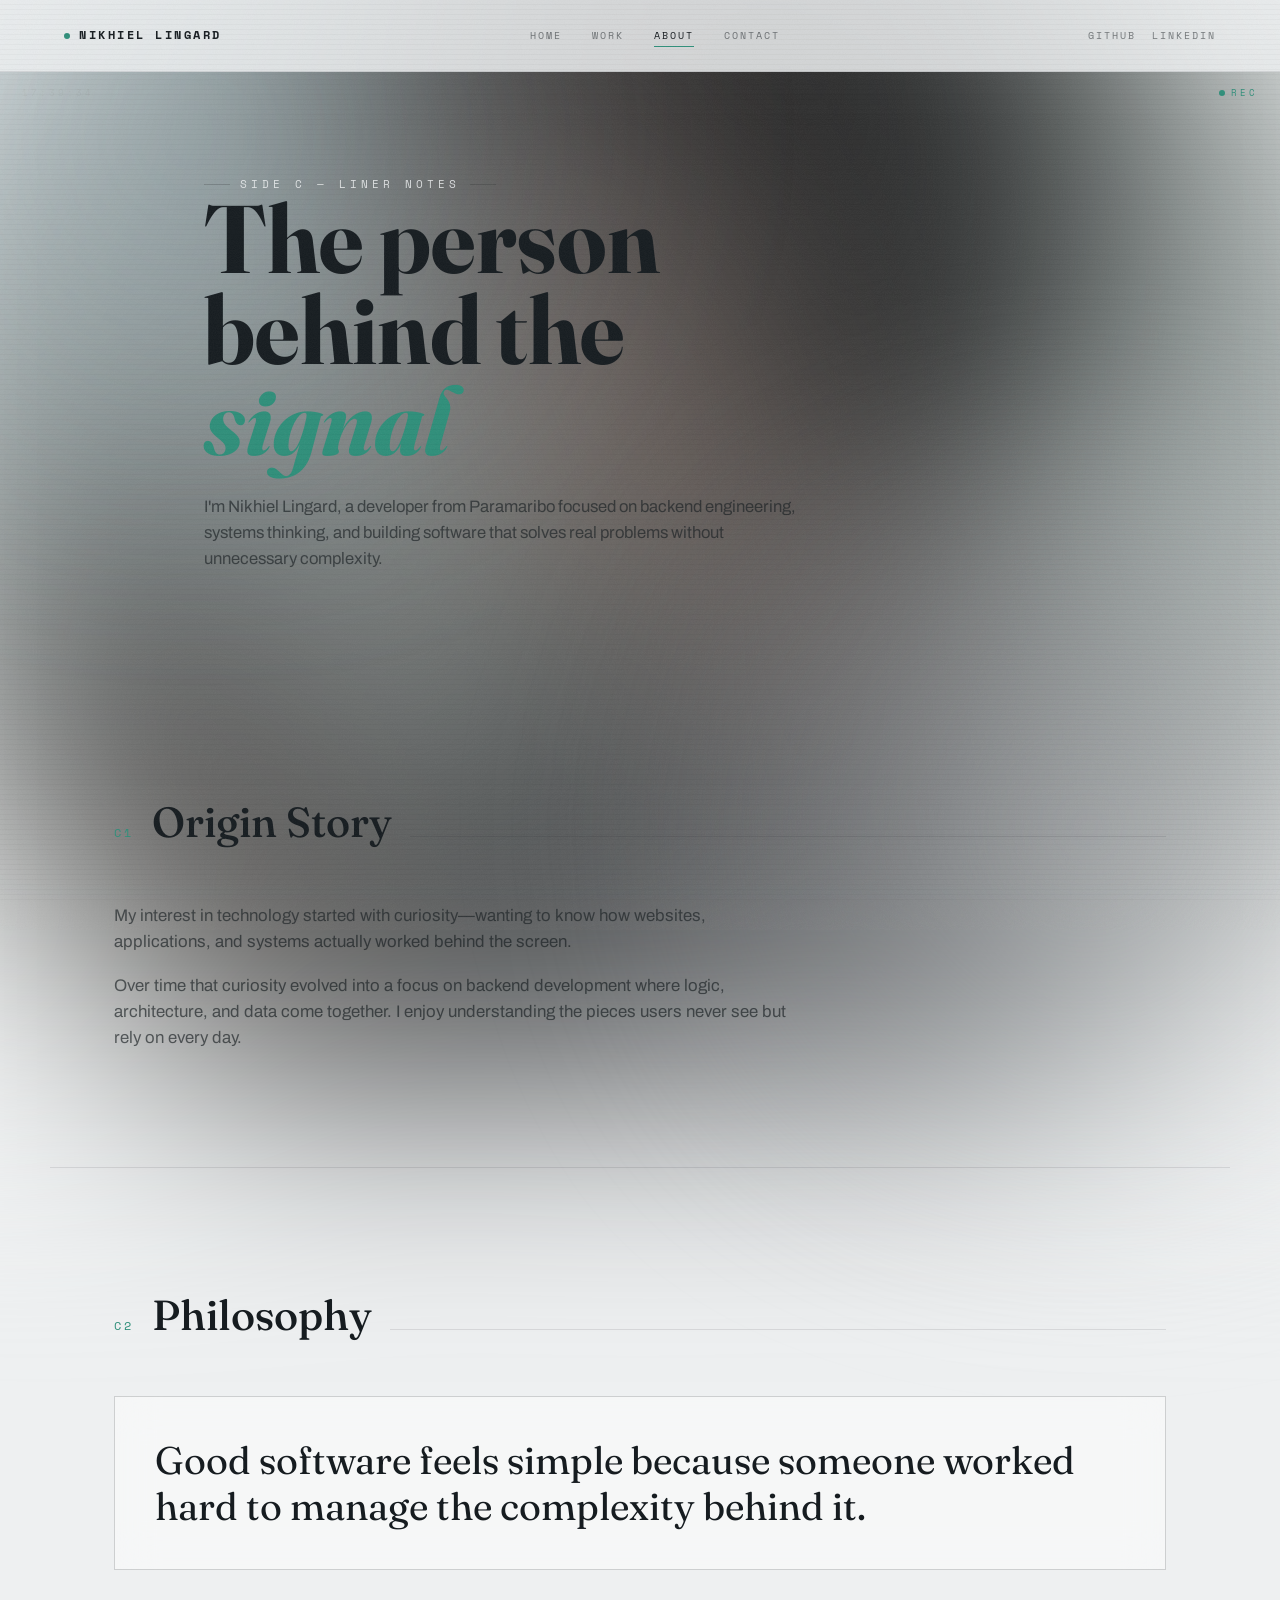
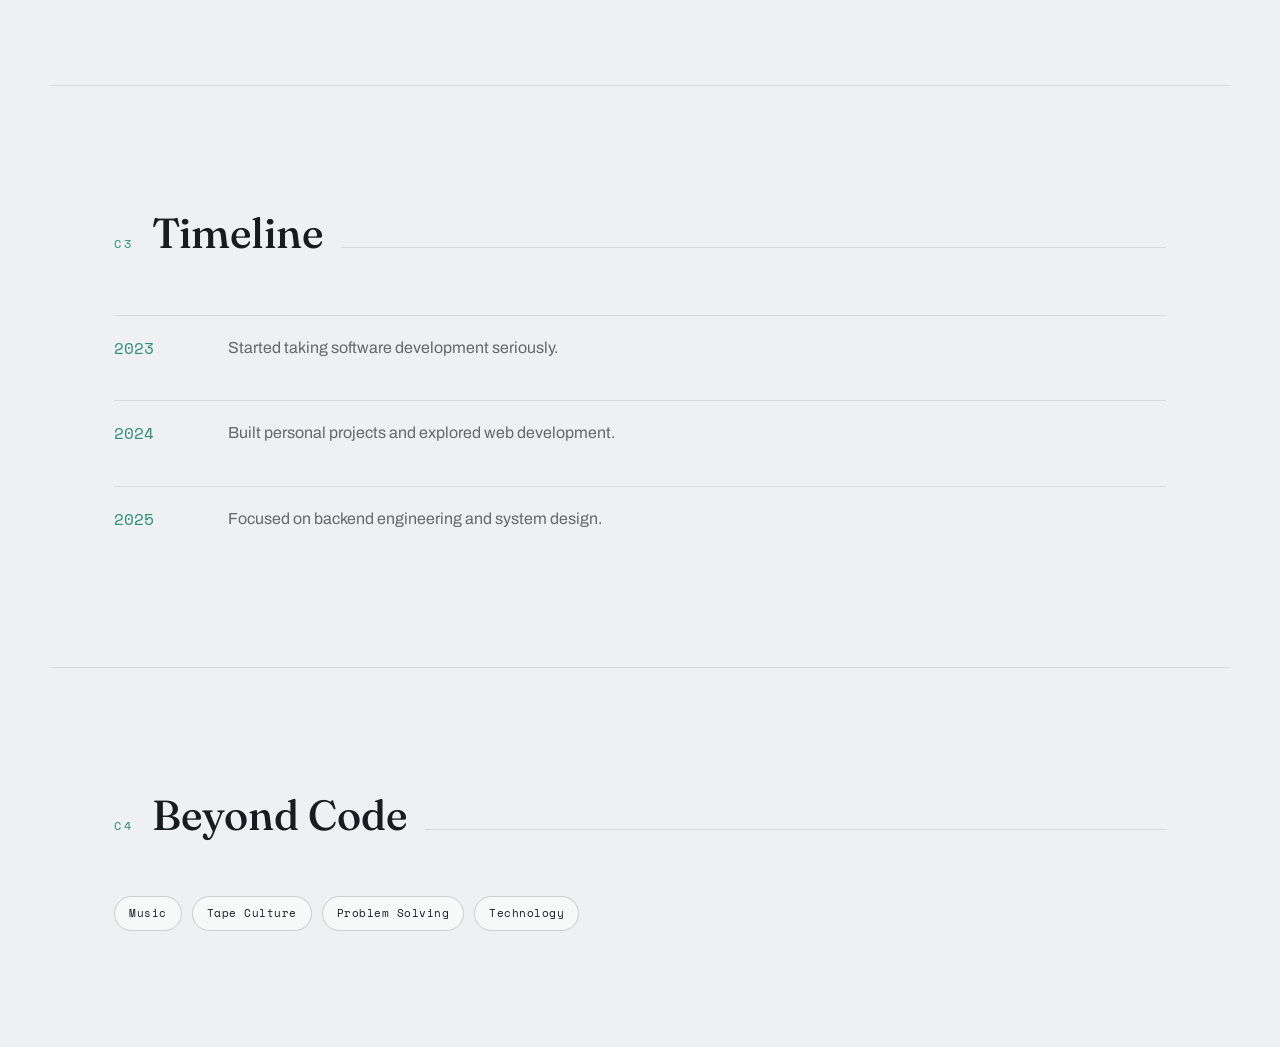
<file: about.html>
<!DOCTYPE html>
<html lang="en">
<head>
  <meta charset="UTF-8">
  <meta name="viewport" content="width=device-width, initial-scale=1.0">
  <title>About — Nikhiel Lingard</title>

  <link rel="preconnect" href="https://fonts.googleapis.com">
  <link rel="preconnect" href="https://fonts.gstatic.com" crossorigin>

  <link href="https://fonts.googleapis.com/css2?family=Fraunces:ital,opsz,wght@0,9..144,350;0,9..144,480;0,9..144,560;1,9..144,400&family=Archivo:wght@400;500;600&family=Space+Mono:wght@400;700&display=swap" rel="stylesheet">
  <link rel="icon" type="image/png" href="./img/favicon.png">
  <link rel="icon" href="./img/favicon.ico" sizes="any">
  <link rel="apple-touch-icon" href="./img/favicon.png">
  <link rel="stylesheet" href="./css/main.css">
  <link rel="stylesheet" href="./css/about.css">
</head>
<body>

  <div class="bg"></div>
  <div class="mist"></div>
  <div class="grain"></div>
  <div class="scanlines"></div>

  <header class="top-panel" id="top-panel">
    <a href="./index.html" class="wordmark" aria-label="Go to homepage">
  <span class="dot"></span>
  Nikhiel Lingard
</a>

    <nav class="links">
      <a href="./index.html">Home</a>
      <a href="./work.html">Work</a>
      <a href="./about.html" class="active">About</a>
      <a href="./contact.html">Contact</a>
    </nav>

    <div class="socials">
      <a href="https://github.com/Nikhcodes/" target="_blank" rel="noopener">GitHub</a>
      <a href="https://www.linkedin.com/in/nikhiel-lingard/" target="_blank" rel="noopener">LinkedIn</a>
    </div>

    <button class="nav-toggle" id="nav-toggle">
      <span></span>
      <span></span>
    </button>
  </header>

  <main>

    <section class="about-hero">
      <p class="hero-eyebrow">Side C — Liner Notes</p>

      <h1 class="about-title">
        The person behind the <em>signal</em>
      </h1>

      <p class="about-intro">
        I'm Nikhiel Lingard, a developer from Paramaribo focused on backend
        engineering, systems thinking, and building software that solves real
        problems without unnecessary complexity.
      </p>
    </section>

    <section class="reel-section reveal">
      <div class="reel-head">
        <span class="reel-num">C1</span>
        <h2 class="reel-title">Origin Story</h2>
        <span class="rule"></span>
      </div>

      <div class="about-copy">
        <p>
          My interest in technology started with curiosity—wanting to know
          how websites, applications, and systems actually worked behind
          the screen.
        </p>

        <p>
          Over time that curiosity evolved into a focus on backend
          development where logic, architecture, and data come together.
          I enjoy understanding the pieces users never see but rely on
          every day.
        </p>
      </div>
    </section>

    <section class="reel-section reveal">
      <div class="reel-head">
        <span class="reel-num">C2</span>
        <h2 class="reel-title">Philosophy</h2>
        <span class="rule"></span>
      </div>

      <div class="quote-panel">
        <p>
          Good software feels simple because someone worked hard to
          manage the complexity behind it.
        </p>
      </div>
    </section>

    <section class="reel-section reveal">
      <div class="reel-head">
        <span class="reel-num">C3</span>
        <h2 class="reel-title">Timeline</h2>
        <span class="rule"></span>
      </div>

      <div class="timeline">

        <div class="timeline-item">
          <span>2023</span>
          <p>Started taking software development seriously.</p>
        </div>

        <div class="timeline-item">
          <span>2024</span>
          <p>Built personal projects and explored web development.</p>
        </div>

        <div class="timeline-item">
          <span>2025</span>
          <p>Focused on backend engineering and system design.</p>
        </div>

      </div>
    </section>

    <section class="reel-section reveal">
      <div class="reel-head">
        <span class="reel-num">C4</span>
        <h2 class="reel-title">Beyond Code</h2>
        <span class="rule"></span>
      </div>

      <div class="chip-row">
        <span class="chip">Music</span>
        <span class="chip">Tape Culture</span>
        <span class="chip">Problem Solving</span>
        <span class="chip">Technology</span>
      </div>
    </section>

  </main>

  <script src="./js/main.js"></script>
  <script src="./js/about.js"></script>

</body>
</html>
</file>
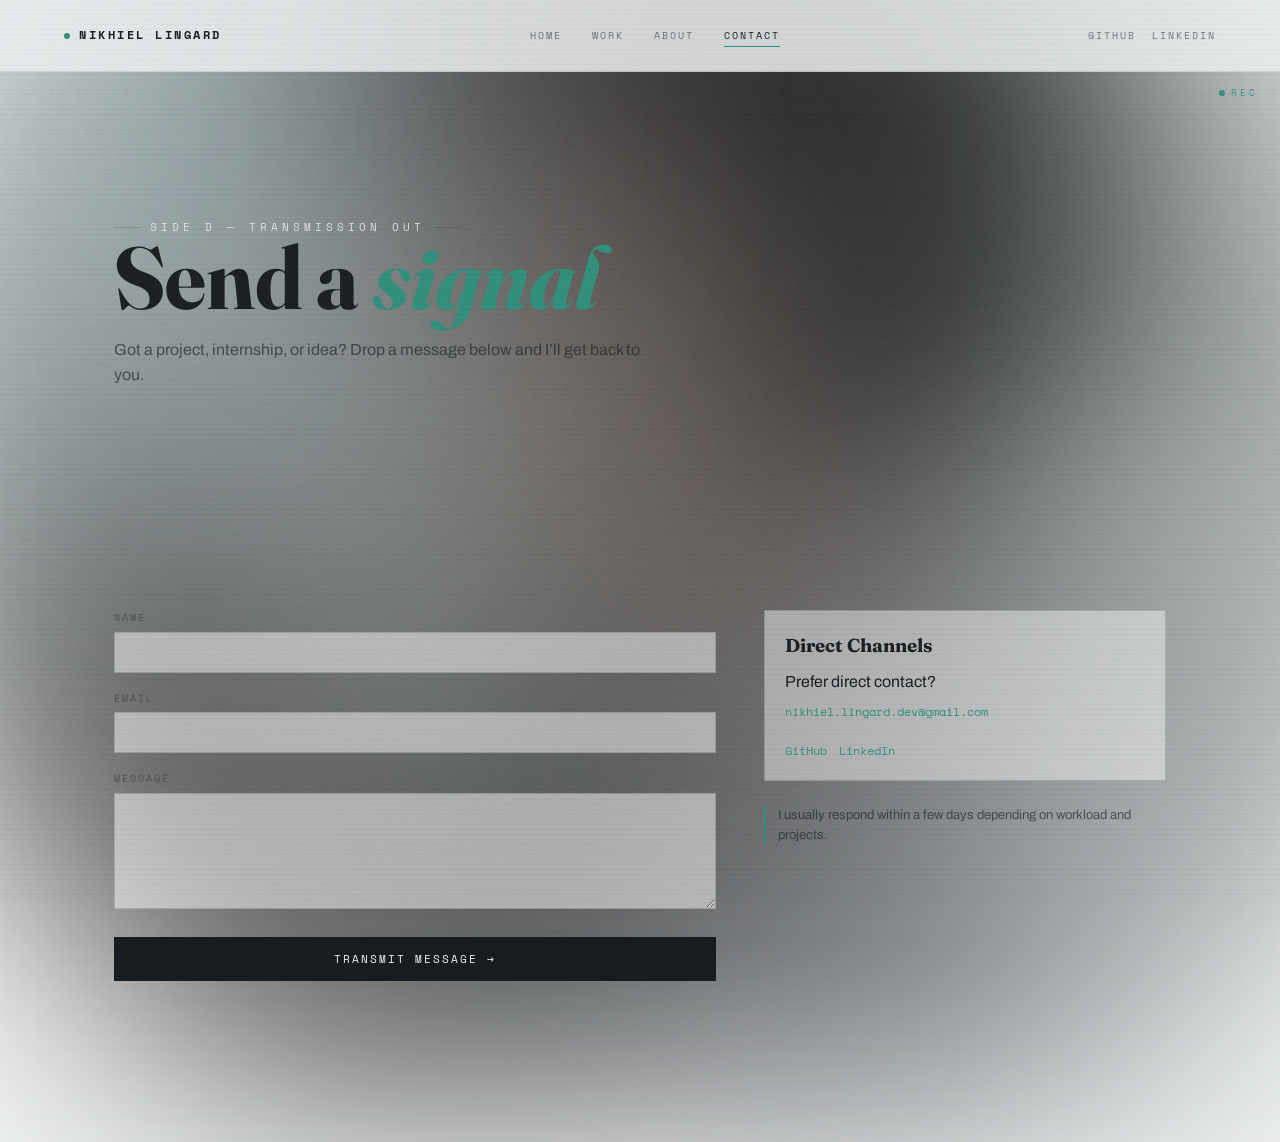
<file: contact.html>
<!DOCTYPE html>
<html lang="en">
<head>
  <meta charset="UTF-8" />
  <meta name="viewport" content="width=device-width, initial-scale=1.0"/>
  <title>Contact — Nikhiel Lingard</title>

  <link rel="preconnect" href="https://fonts.googleapis.com">
  <link rel="preconnect" href="https://fonts.gstatic.com" crossorigin>

  <link href="https://fonts.googleapis.com/css2?family=Fraunces:ital,opsz,wght@0,9..144,350;0,9..144,480;0,9..144,560;1,9..144,400&family=Archivo:wght@400;500;600&family=Space+Mono:wght@400;700&display=swap" rel="stylesheet">
  <link rel="icon" type="image/png" href="./img/favicon.png">
  <link rel="icon" href="./img/favicon.ico" sizes="any">
  <link rel="apple-touch-icon" href="./img/favicon.png">

  <link rel="stylesheet" href="./css/main.css">
  <link rel="stylesheet" href="./css/contact.css">
</head>

<body>

  <div class="bg"></div>
  <div class="mist"></div>
  <div class="grain"></div>
  <div class="scanlines"></div>

  <!-- NAV -->
  <header class="top-panel" id="top-panel">
    <a href="./index.html" class="wordmark" aria-label="Go to homepage">
  <span class="dot"></span>
  Nikhiel Lingard
</a>

    <nav class="links">
      <a href="./index.html">Home</a>
      <a href="./work.html">Work</a>
      <a href="./about.html">About</a>
      <a href="./contact.html" class="active">Contact</a>
    </nav>

    <div class="socials">
      <a href="https://github.com/Nikhcodes/" target="_blank" rel="noopener">GitHub</a>
      <a href="https://www.linkedin.com/in/nikhiel-lingard/" target="_blank" rel="noopener">LinkedIn</a>
    </div>

    <button class="nav-toggle" id="nav-toggle">
      <span></span><span></span>
    </button>
  </header>

  <main>

    <!-- HERO -->
    <section class="contact-hero">
      <p class="hero-eyebrow">Side D — Transmission Out</p>
      <h1 class="contact-title">Send a <em>signal</em></h1>
      <p class="contact-sub">
        Got a project, internship, or idea? Drop a message below and I’ll get back to you.
      </p>
    </section>

    <!-- FORM -->
    <section class="reel-section reveal">

      <div class="contact-grid">

        <form class="contact-form" id="contact-form">
          <label>
            Name
            <input type="text" name="name" required />
          </label>

          <label>
            Email
            <input type="email" name="email" required />
          </label>

          <label>
            Message
            <textarea name="message" rows="6" required></textarea>
          </label>

          <button type="submit">Transmit Message →</button>

          <p class="form-status" id="form-status"></p>
        </form>

        <div class="contact-side">
          <div class="contact-card">
            <h3>Direct Channels</h3>
            <p>Prefer direct contact?</p>

            <a href="mailto:nikhiel.lingard.dev@gmail.com">nikhiel.lingard.dev@gmail.com</a>

            <div class="contact-links">
              <a href="https://github.com/Nikhcodes/" target="_blank">GitHub</a>
              <a href="https://www.linkedin.com/in/nikhiel-lingard/" target="_blank">LinkedIn</a>
            </div>
          </div>

          <div class="contact-note">
            <p>
              I usually respond within a few days depending on workload and projects.
            </p>
          </div>
        </div>

      </div>

    </section>

  </main>

  <script src="./js/main.js"></script>
  <script src="./js/contact.js"></script>

</body>
</html>
</file>
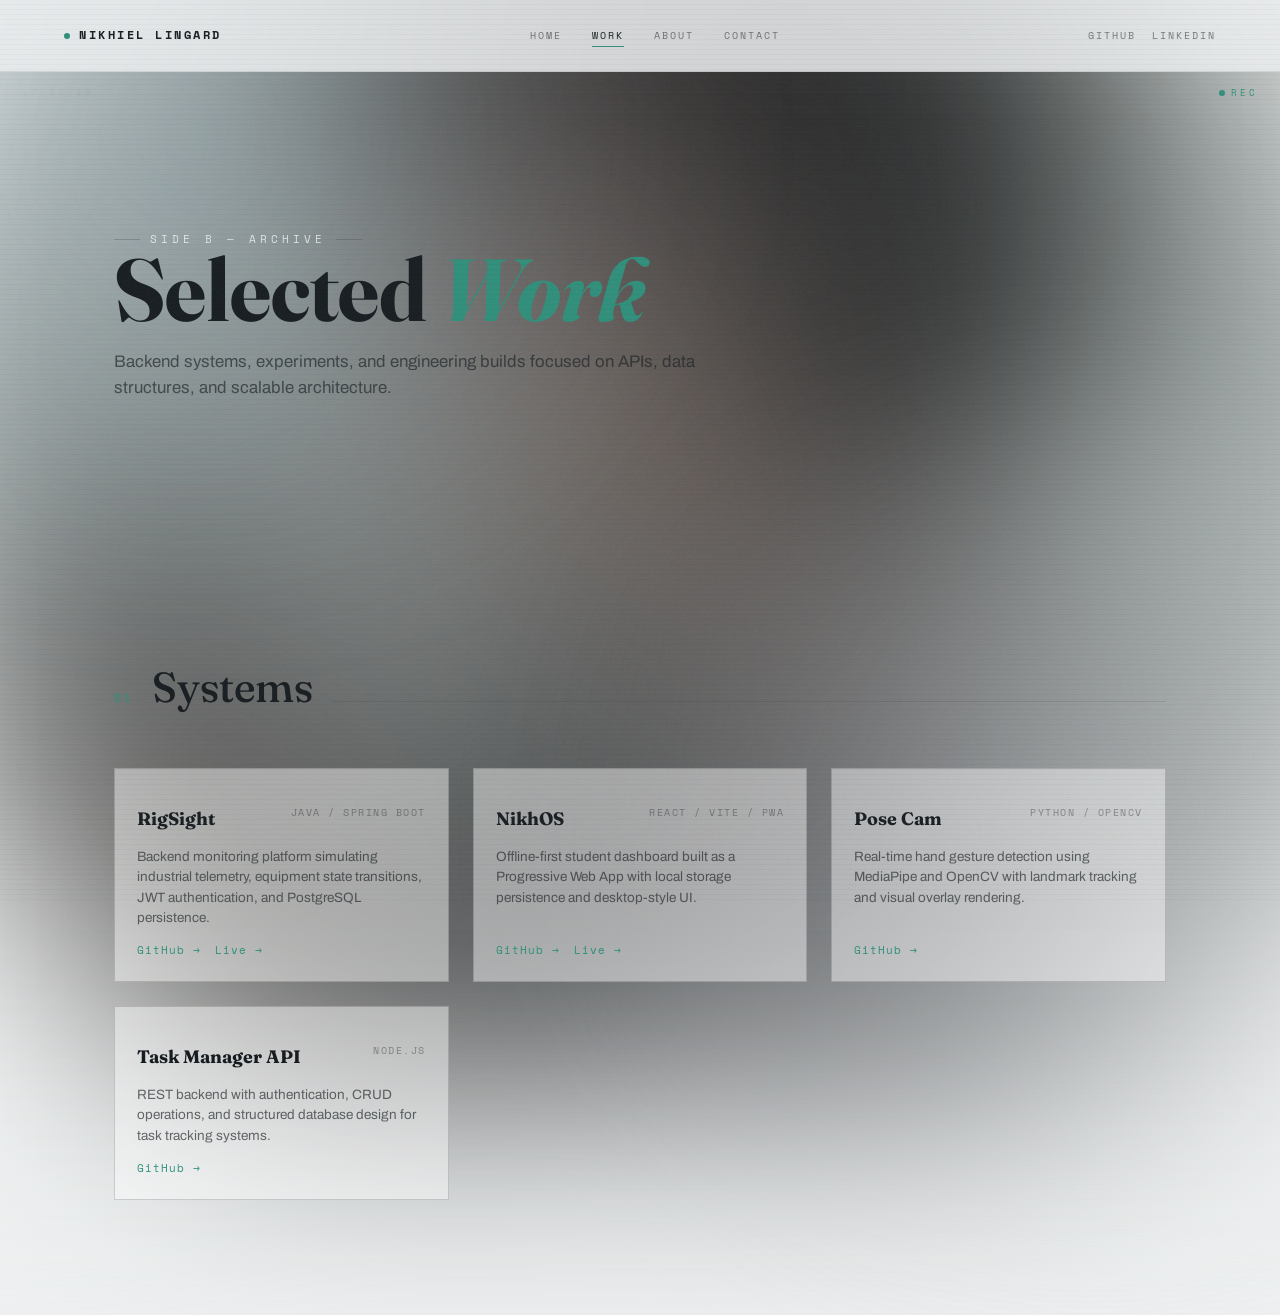
<file: work.html>
<!DOCTYPE html>
<html lang="en">
<head>
  <meta charset="UTF-8" />
  <meta name="viewport" content="width=device-width, initial-scale=1.0"/>
  <title>Work — Nikhiel Lingard</title>

  <link rel="preconnect" href="https://fonts.googleapis.com">
  <link rel="preconnect" href="https://fonts.gstatic.com" crossorigin>

  <link href="https://fonts.googleapis.com/css2?family=Fraunces:ital,opsz,wght@0,9..144,350;0,9..144,480;0,9..144,560;1,9..144,400&family=Archivo:wght@400;500;600&family=Space+Mono:wght@400;700&display=swap" rel="stylesheet">

  <link rel="icon" type="image/png" href="./img/favicon.png">
  <link rel="icon" href="./img/favicon.ico" sizes="any">
  <link rel="apple-touch-icon" href="./img/favicon.png">

  <link rel="stylesheet" href="./css/main.css">
  <link rel="stylesheet" href="./css/work.css">
</head>

<body>

  <div class="bg"></div>
  <div class="mist"></div>
  <div class="grain"></div>
  <div class="scanlines"></div>

  <!-- NAV (same as index) -->
  <header class="top-panel" id="top-panel">
    <a href="./index.html" class="wordmark">
      <span class="dot"></span>
      Nikhiel Lingard
    </a>

    <nav class="links">
      <a href="./index.html">Home</a>
      <a href="./work.html" class="active">Work</a>
      <a href="./about.html">About</a>
      <a href="./contact.html">Contact</a>
    </nav>

    <div class="socials">
      <a href="https://github.com/Nikhcodes/" target="_blank" rel="noopener">GitHub</a>
      <a href="https://www.linkedin.com/in/nikhiel-lingard/" target="_blank" rel="noopener">LinkedIn</a>
    </div>

    <button class="nav-toggle" id="nav-toggle">
      <span></span><span></span>
    </button>
  </header>

  <main>

    <!-- HERO -->
    <section class="work-hero">
      <p class="hero-eyebrow">Side B — Archive</p>

      <h1 class="work-title">Selected <em>Work</em></h1>

      <p class="work-sub">
        Backend systems, experiments, and engineering builds focused on APIs,
        data structures, and scalable architecture.
      </p>
    </section>

    <!-- PROJECTS -->
    <section class="reel-section reveal">

      <div class="reel-head">
        <span class="reel-num">B1</span>
        <h2 class="reel-title">Systems</h2>
        <span class="rule"></span>
      </div>

      <div class="work-grid">

        <!-- PROJECT 1 -->
        <article class="work-card">
          <div class="work-thumb"></div>

          <div class="work-top">
            <h3>RigSight</h3>
            <span>Java / Spring Boot</span>
          </div>

          <p>
            Backend monitoring platform simulating industrial telemetry,
            equipment state transitions, JWT authentication, and PostgreSQL persistence.
          </p>

          <div class="work-links">
            <a href="https://github.com/Nikhcodes">GitHub →</a>
            <a href="#">Live →</a>
          </div>
        </article>

        <!-- PROJECT 2 -->
        <article class="work-card">
          <div class="work-thumb"></div>

          <div class="work-top">
            <h3>NikhOS</h3>
            <span>React / Vite / PWA</span>
          </div>

          <p>
            Offline-first student dashboard built as a Progressive Web App with
            local storage persistence and desktop-style UI.
          </p>

          <div class="work-links">
            <a href="https://github.com/Nikhcodes">GitHub →</a>
            <a href="#">Live →</a>
          </div>
        </article>

        <!-- PROJECT 3 -->
        <article class="work-card">
          <div class="work-thumb"></div>

          <div class="work-top">
            <h3>Pose Cam</h3>
            <span>Python / OpenCV</span>
          </div>

          <p>
            Real-time hand gesture detection using MediaPipe and OpenCV with
            landmark tracking and visual overlay rendering.
          </p>

          <div class="work-links">
            <a href="https://github.com/Nikhcodes">GitHub →</a>
          </div>
        </article>

        <!-- PROJECT 4 -->
        <article class="work-card">
          <div class="work-thumb"></div>

          <div class="work-top">
            <h3>Task Manager API</h3>
            <span>Node.js</span>
          </div>

          <p>
            REST backend with authentication, CRUD operations, and structured
            database design for task tracking systems.
          </p>

          <div class="work-links">
            <a href="https://github.com/Nikhcodes">GitHub →</a>
          </div>
        </article>

      </div>
    </section>

  </main>

  <script src="./js/main.js"></script>
</body>
</html>
</file>
<file: css/main.css>
/* ============================================================
   NIKHIEL LINGARD — PORTFOLIO
   "Field Recordings" — a mixtape cut in the mountain fog.
   This file is the shared design system: tokens, base elements,
   nav, hero, and footer. about.css / work.css / contact.css
   build on top of this and only hold page-specific rules.
   ============================================================ */

/* ── 1. RESET ───────────────────────────────────────────── */
*, *::before, *::after {
  margin: 0;
  padding: 0;
  box-sizing: border-box;
}

html {
  scroll-behavior: smooth;
}

@media (prefers-reduced-motion: reduce) {
  html { scroll-behavior: auto; }
  *, *::before, *::after {
    animation-duration: 0.01ms !important;
    animation-iteration-count: 1 !important;
    transition-duration: 0.01ms !important;
    scroll-behavior: auto !important;
  }
}

/* ── 2. DESIGN TOKENS ───────────────────────────────────── */
:root {
  /* color — cool fog paper, slate ink, misty haze, one warm accent */
  --paper:       #EEF0F1;
  --paper-deep:  #E3E7E9;
  --paper-glass: rgba(238, 240, 241, 0.86);
  --ink:         #161C20;
  --ink-soft:    rgba(22, 28, 32, 0.64);
  --ink-faint:   rgba(22, 28, 32, 0.40);
  --fog:         #B7C4CC;
  --haze:        #8FB0C9;
  --haze-soft:   rgba(143, 176, 201, 0.20);
  --tape:        #2F8F7A;
  --tape-soft:   rgba(177, 80, 47, 0.14);
  --line:        rgba(22, 28, 32, 0.10);
  --line-strong: rgba(22, 28, 32, 0.18);
  --ink-inverse:     #F7FAFC;
  --ink-inverse-soft:#DCE6EE;
  --ink-inverse-faint:#B8C6D3;

  /* type */
  --f-display: 'Fraunces', 'Georgia', serif;
  --f-body:    'Archivo', 'Helvetica Neue', sans-serif;
  --f-mono:    'Space Mono', 'Courier New', monospace;

  /* layout */
  --gutter:     clamp(20px, 5vw, 64px);
  --section-y:  clamp(56px, 9vw, 116px);
  --nav-h:      72px;
  --content-w:  1180px;
}

/* ── 3. BASE ─────────────────────────────────────────────── */
body {
  font-family: var(--f-body);
  color: var(--ink);
  background: var(--paper);
  overflow-x: hidden;
  line-height: 1.55;
  -webkit-font-smoothing: antialiased;
}

img { max-width: 100%; display: block; }
a { color: inherit; text-decoration: none; }

::selection { background: var(--haze); color: var(--ink); }

a:focus-visible,
button:focus-visible,
input:focus-visible,
textarea:focus-visible {
  outline: 2px solid var(--tape);
  outline-offset: 3px;
}

/* ── 4. ATMOSPHERE (grain / scanlines / mist / backdrop) ──── */
.grain {
  position: fixed;
  inset: -30px;
  z-index: 200;
  pointer-events: none;
  opacity: 0.06;
  background-image: url("data:image/svg+xml,<svg xmlns='http://www.w3.org/2000/svg' width='200' height='200'><filter id='n'><feTurbulence type='fractalNoise' baseFrequency='0.88' numOctaves='4' stitchTiles='stitch'/><feColorMatrix type='saturate' values='0'/></filter><rect width='100%25' height='100%25' filter='url(%23n)'/></svg>");
  background-size: 180px 180px;
  animation: grain-shift 0.3s steps(4) infinite;
}

@keyframes grain-shift {
  0%   { transform: translate(0px, 0px); }
  25%  { transform: translate(-9px, 7px); }
  50%  { transform: translate(7px, -9px); }
  75%  { transform: translate(-5px, 11px); }
}

.scanlines {
  position: fixed;
  inset: 0;
  z-index: 199;
  pointer-events: none;
  background: repeating-linear-gradient(
    to bottom,
    transparent 0px, transparent 4px,
    rgba(0, 0, 0, 0.022) 4px, rgba(0, 0, 0, 0.022) 5px
  );
}

.bg {
  position: fixed;
  inset: 0;
  z-index: 0;
  background: url("../img/hero.jpg");
  background-size: cover;
  background-position: center;
  filter: blur(90px) brightness(1.08) saturate(0.12);
  transform: scale(1.4);
}

/* drifting cloud layers — the "cloudy mountain" signature, CSS-only */
.mist {
  position: fixed;
  inset: -20%;
  z-index: 1;
  pointer-events: none;
}

.mist::before,
.mist::after {
  content: "";
  position: absolute;
  width: 70%;
  height: 70%;
  border-radius: 50%;
  filter: blur(70px);
}

.mist::before {
  top: -10%;
  left: -10%;
  background: radial-gradient(circle, var(--haze-soft) 0%, transparent 70%);
  animation: drift-a 38s ease-in-out infinite alternate;
}

.mist::after {
  bottom: -15%;
  right: -10%;
  background: radial-gradient(circle, rgba(238, 240, 241, 0.5) 0%, transparent 70%);
  animation: drift-b 46s ease-in-out infinite alternate;
}

@keyframes drift-a {
  0%   { transform: translate(0, 0) scale(1); }
  100% { transform: translate(6%, 4%) scale(1.08); }
}

@keyframes drift-b {
  0%   { transform: translate(0, 0) scale(1); }
  100% { transform: translate(-5%, -6%) scale(1.05); }
}

/* ── 5. NAV ──────────────────────────────────────────────── */
.top-panel {
  position: fixed;
  top: 0; left: 0;
  width: 100%;
  height: var(--nav-h);
  display: flex;
  justify-content: space-between;
  align-items: center;
  padding: 0 var(--gutter);
  background: var(--paper-glass);
  backdrop-filter: blur(20px) saturate(1.1);
  border-bottom: 1px solid var(--line);
  z-index: 100;
}

.top-panel .wordmark {
  font-family: var(--f-mono);
  font-weight: 700;
  font-size: 12px;
  letter-spacing: 2.5px;
  text-transform: uppercase;
  display: flex;
  align-items: center;
  gap: 9px;
}

.top-panel .wordmark .dot {
  width: 6px;
  height: 6px;
  border-radius: 50%;
  background: var(--tape);
  flex-shrink: 0;
}

.top-panel nav.links {
  display: flex;
  gap: 30px;
}

.top-panel .socials {
  display: flex;
  gap: 16px;
}

.top-panel .links a,
.top-panel .socials a {
  font-family: var(--f-mono);
  font-size: 10px;
  letter-spacing: 2px;
  text-transform: uppercase;
  opacity: 0.55;
  transition: opacity 0.2s ease;
  position: relative;
}

.top-panel .links a::after {
  content: "";
  position: absolute;
  left: 0; bottom: -4px;
  width: 100%; height: 1px;
  background: var(--tape);
  transform: scaleX(0);
  transform-origin: left;
  transition: transform 0.25s ease;
}

.top-panel .links a:hover,
.top-panel .links a.active,
.top-panel .socials a:hover {
  opacity: 1;
}

.top-panel .links a:hover::after,
.top-panel .links a.active::after {
  transform: scaleX(1);
}

.nav-toggle {
  display: none;
  width: 34px; height: 34px;
  background: none;
  border: none;
  cursor: pointer;
  position: relative;
  z-index: 101;
}

.nav-toggle span {
  position: absolute;
  left: 6px; right: 6px;
  height: 1px;
  background: var(--ink);
  transition: transform 0.25s ease, opacity 0.25s ease;
}

.nav-toggle span:nth-child(1) { top: 13px; }
.nav-toggle span:nth-child(2) { top: 20px; }

.nav-toggle.open span:nth-child(1) { transform: translateY(7px) rotate(45deg); }
.nav-toggle.open span:nth-child(2) { transform: translateY(-7px) rotate(-45deg); }

/* ── 6. HERO ─────────────────────────────────────────────── */
.hero {
  position: relative;
  z-index: 5;
  min-height: 100svh;
  display: flex;
  flex-direction: column;
  align-items: center;
  justify-content: center;
  gap: clamp(20px, 3vw, 34px);
  padding: calc(var(--nav-h) + 40px) var(--gutter) 60px;
  text-align: center;
}

.hero-eyebrow {
  font-family: var(--f-mono);
  font-size: 11px;
  letter-spacing: 4px;
  text-transform: uppercase;
  color: var(--paper-glass);
  display: flex;
  align-items: center;
  gap: 10px;
}

.hero-eyebrow::before,
.hero-eyebrow::after {
  content: "";
  width: 26px;
  height: 1px;
  background: var(--line-strong);
}

.hero-title {
  font-family: var(--f-display);
  font-weight: 480;
  font-size: clamp(40px, 8vw, 92px);
  line-height: 0.98;
  letter-spacing: -0.01em;
}

.hero-title em {
  font-style: italic;
  font-weight: 350;
  color: var(--tape);
}

/* portrait stage */
.hero-stage {
  position: relative;
  display: flex;
  align-items: center;
  justify-content: center;
  gap: clamp(10px, 3vw, 26px);
}

.hero-frame {
  width: clamp(200px, 34vw, 400px);
  height: clamp(200px, 34vw, 400px);
  background: rgba(255, 255, 255, 0.92);
  backdrop-filter: blur(40px) saturate(0.6);
  border-radius: 50%;
  border: 1px solid var(--line-strong);
  position: relative;
  flex-shrink: 0;
  box-shadow:
    0 0 1px rgba(255, 255, 255, 0.9),
    0 0 50px rgba(143, 176, 201, 0.14),
    0 0 130px rgba(143, 176, 201, 0.08);
}

.hero-frame::before {
  content: "";
  position: absolute;
  inset: -70px;
  border-radius: 50%;
  z-index: -1;
  background: radial-gradient(circle, rgba(143,176,201,0.32) 0%, rgba(143,176,201,0.14) 40%, transparent 72%);
  filter: blur(55px);
}

.hero-image {
  cursor: pointer;
  position: absolute;
  inset: 8px;
  background-image: url("../img/hero.jpg");
  background-size: cover;
  background-position: center;
  border-radius: 50%;
  filter: saturate(0.7) contrast(0.92);
  box-shadow: 0 30px 90px rgba(22, 28, 32, 0.22);
  transition: filter 0.15s ease;
}

.wave {
  display: flex;
  align-items: center;
  gap: 3px;
}

.wave span {
  width: 4px;
  border-radius: 2px;
  background: var(--haze);
  animation: sound 1.2s infinite ease-in-out;
}

.wave span:nth-child(1) { height: 14px; animation-delay: 0s; }
.wave span:nth-child(2) { height: 24px; animation-delay: 0.1s; }
.wave span:nth-child(3) { height: 34px; animation-delay: 0.2s; }
.wave span:nth-child(4) { height: 20px; animation-delay: 0.3s; }
.wave span:nth-child(5) { height: 12px; animation-delay: 0.4s; }

@keyframes sound {
  0%, 100% { transform: scaleY(0.45); opacity: 0.5; }
  50%      { transform: scaleY(1.5); opacity: 1; }
}

@media (max-width: 640px) {
  .wave { display: none; } /* keep mobile hero calm and uncluttered */
}

.hero-sub {
  max-width: 480px;
  font-size: 14px;
  color: var(--paper-glass);
}

.scroll-cue {
  margin-top: clamp(10px, 2vw, 24px);
  display: flex;
  flex-direction: column;
  align-items: center;
  gap: 8px;
  font-family: var(--f-mono);
  font-size: 9px;
  letter-spacing: 3px;
  text-transform: uppercase;
  color: var(--ink-faint);
}

.scroll-cue .line {
  width: 1px;
  height: 26px;
  background: linear-gradient(to bottom, var(--ink-faint), transparent);
  animation: cue-pulse 2s ease-in-out infinite;
}

@keyframes cue-pulse {
  0%, 100% { transform: scaleY(0.7); opacity: 0.5; }
  50%      { transform: scaleY(1); opacity: 1; }
}

/* ── 7. VHS OVERLAYS ─────────────────────────────────────── */
.vhs-timestamp {
  position: fixed;
  top: calc(var(--nav-h) + 14px);
  left: 22px;
  font-family: var(--f-mono);
  font-size: 9px;
  letter-spacing: 3px;
  color: var(--ink-faint);
  z-index: 50;
  pointer-events: none;
  mix-blend-mode: difference;
  opacity: 0.6;
}

.rec-indicator {
  position: fixed;
  top: calc(var(--nav-h) + 14px);
  right: 22px;
  display: flex;
  align-items: center;
  gap: 6px;
  font-family: var(--f-mono);
  font-size: 9px;
  letter-spacing: 3px;
  color: var(--tape);
  z-index: 50;
  pointer-events: none;
  text-transform: uppercase;
}

.rec-dot {
  width: 6px; height: 6px;
  border-radius: 50%;
  background: var(--tape);
  animation: rec-blink 2.2s ease-in-out infinite;
}

@keyframes rec-blink {
  0%, 100% { opacity: 1; }
  46%, 54% { opacity: 0.08; }
}

@media (max-width: 640px) {
  .vhs-timestamp, .rec-indicator { display: none; }
}

/* ── 8. SECTION SCAFFOLDING ──────────────────────────────── */
.reel-section {
  position: relative;
  z-index: 5;
  max-width: var(--content-w);
  margin: 0 auto;
  padding: var(--section-y) var(--gutter);
}

.reel-section + .reel-section {
  border-top: 1px solid var(--line);
}

.reel-head {
  display: flex;
  align-items: baseline;
  gap: 18px;
  margin-bottom: clamp(28px, 5vw, 48px);
}

.reel-num {
  font-family: var(--f-mono);
  font-size: 12px;
  letter-spacing: 3px;
  color: var(--tape);
  flex-shrink: 0;
}

.reel-title {
  font-family: var(--f-display);
  font-weight: 500;
  font-size: clamp(26px, 3.6vw, 42px);
}

.reel-head .rule {
  flex: 1;
  height: 1px;
  background: var(--line);
}

.reel-lede {
  font-family: var(--f-mono);
  font-size: 10px;
  letter-spacing: 2px;
  text-transform: uppercase;
  color: var(--ink-faint);
  margin-top: -10px;
  margin-bottom: clamp(28px, 5vw, 48px);
}

/* fade-up reveal — toggled by JS via IntersectionObserver */
.reveal {
  opacity: 0;
  transform: translateY(22px);
  transition: opacity 0.7s ease, transform 0.7s ease;
}

.reveal.is-visible {
  opacity: 1;
  transform: translateY(0);
}

/* ── 9. TRANSMISSION (intro + current roles) ─────────────── */
.intro-grid {
  display: grid;
  grid-template-columns: 1.4fr 1fr;
  gap: clamp(32px, 5vw, 72px);
  align-items: start;
}

.intro-grid p {
  font-size: clamp(15px, 1.6vw, 18px);
  color: var(--ink);
  max-width: 56ch;
}

.intro-grid p + p { margin-top: 16px; }

.role-label {
  font-family: var(--f-mono);
  font-size: 10px;
  letter-spacing: 2px;
  text-transform: uppercase;
  color: var(--ink-faint);
  margin-bottom: 14px;
}

.chip-row {
  display: flex;
  flex-wrap: wrap;
  gap: 10px;
}

.chip {
  font-family: var(--f-mono);
  font-size: 11px;
  letter-spacing: 0.5px;
  padding: 8px 14px;
  border: 1px solid var(--line-strong);
  border-radius: 100px;
  color: var(--ink);
  background: rgba(255, 255, 255, 0.5);
  white-space: nowrap;
}

.chip.is-tape {
  border-color: var(--tape);
  color: var(--tape);
  background: var(--tape-soft);
}

@media (max-width: 820px) {
  .intro-grid { grid-template-columns: 1fr; }
}

/* ── 10. SESSIONS (experience) ───────────────────────────── */
.session-row {
  display: grid;
  grid-template-columns: 48px 1fr auto;
  gap: 22px;
  align-items: baseline;
  padding: 22px 0;
  border-top: 1px solid var(--line);
}

.session-row:last-child { padding-bottom: 0; }

.session-code {
  font-family: var(--f-mono);
  font-size: 11px;
  color: var(--ink-faint);
}

.session-role {
  font-family: var(--f-display);
  font-size: clamp(17px, 2vw, 21px);
  font-weight: 500;
}

.session-org {
  font-family: var(--f-body);
  font-size: 13px;
  color: var(--ink-soft);
  margin-top: 2px;
}

.session-desc {
  font-size: 13.5px;
  color: var(--ink-soft);
  margin-top: 8px;
  max-width: 64ch;
}

.session-meta {
  font-family: var(--f-mono);
  font-size: 10px;
  letter-spacing: 1.5px;
  text-transform: uppercase;
  color: var(--ink-faint);
  white-space: nowrap;
}

@media (max-width: 640px) {
  .session-row {
    grid-template-columns: 1fr;
    gap: 6px;
  }
  .session-meta { order: -1; }
}

/* ── 11. RECORDINGS (project cards) ──────────────────────── */
.project-grid {
  display: grid;
  grid-template-columns: repeat(auto-fit, minmax(260px, 1fr));
  gap: 24px;
}

.project-card {
  position: relative;
  border: 1px solid var(--line-strong);
  background: rgba(255, 255, 255, 0.4);
  padding: 22px;
  display: flex;
  flex-direction: column;
  gap: 14px;
  transition: border-color 0.25s ease, transform 0.25s ease, background 0.25s ease;
}

.project-card:hover {
  border-color: var(--haze);
  background: rgba(255, 255, 255, 0.7);
  transform: translateY(-4px);
}

.project-thumb img{
  width: 100%;
  aspect-ratio: 16 / 10;
  border-radius: 1px;
  background:
    radial-gradient(circle at 30% 20%, rgba(143,176,201,0.45), transparent 60%),
    linear-gradient(135deg, var(--paper-deep), var(--fog));
}

.project-top {
  display: flex;
  justify-content: space-between;
  align-items: flex-start;
  gap: 12px;
}

.project-title {
  font-family: var(--f-display);
  font-size: 19px;
  font-weight: 500;
}

.project-link {
  font-family: var(--f-mono);
  font-size: 11px;
  color: var(--tape);
  flex-shrink: 0;
  transition: transform 0.2s ease;
  display: inline-block;
}

.project-card:hover .project-link { transform: translateX(3px); }

.project-desc {
  font-size: 13.5px;
  color: var(--ink-soft);
  flex: 1;
}

.project-stack {
  display: flex;
  flex-wrap: wrap;
  gap: 6px;
}

.project-stack span {
  font-family: var(--f-mono);
  font-size: 9.5px;
  letter-spacing: 1px;
  text-transform: uppercase;
  color: var(--ink-faint);
  border: 1px solid var(--line);
  padding: 4px 8px;
}

.view-all {
  margin-top: 32px;
  display: inline-flex;
  align-items: center;
  gap: 8px;
  font-family: var(--f-mono);
  font-size: 11px;
  letter-spacing: 1.5px;
  text-transform: uppercase;
  color: var(--ink);
  border-bottom: 1px solid var(--ink);
  padding-bottom: 2px;
  transition: gap 0.2s ease, color 0.2s ease, border-color 0.2s ease;
}

.view-all:hover {
  gap: 13px;
  color: var(--tape);
  border-color: var(--tape);
}

/* ── 12. INSTRUMENTS (skills) ────────────────────────────── */
.skill-group + .skill-group { margin-top: 28px; }

.skill-group h4 {
  font-family: var(--f-mono);
  font-size: 10px;
  letter-spacing: 2px;
  text-transform: uppercase;
  color: var(--ink-faint);
  margin-bottom: 12px;
}

/* ── 13. FOOTER ───────────────────────────────────────────── */
.site-footer {
  position: relative;
  z-index: 5;
  border-top: 1px solid var(--line-strong);
  background: var(--paper-glass);
  backdrop-filter: blur(20px);
  padding: var(--section-y) var(--gutter) 28px;
}

.footer-grid {
  max-width: var(--content-w);
  margin: 0 auto;
  display: grid;
  grid-template-columns: 1.3fr 1fr 1fr;
  gap: 40px;
}

.footer-brand {
  font-family: var(--f-display);
  font-size: 22px;
  margin-bottom: 10px;
}

.footer-tagline {
  font-size: 13px;
  color: var(--ink-soft);
  max-width: 34ch;
}

.footer-col h5 {
  font-family: var(--f-mono);
  font-size: 10px;
  letter-spacing: 2px;
  text-transform: uppercase;
  color: var(--ink-faint);
  margin-bottom: 14px;
}

.footer-col a {
  display: block;
  font-family: var(--f-mono);
  font-size: 12px;
  letter-spacing: 0.5px;
  color: var(--ink-soft);
  padding: 5px 0;
  transition: color 0.2s ease, padding-left 0.2s ease;
}

.footer-col a:hover {
  color: var(--tape);
  padding-left: 4px;
}

.footer-cta {
  display: inline-flex;
  align-items: center;
  gap: 8px;
  font-family: var(--f-mono);
  font-size: 11px;
  letter-spacing: 1px;
  text-transform: uppercase;
  color: var(--tape);
  border: 1px solid var(--tape);
  padding: 10px 16px;
  margin-top: 8px;
  transition: background 0.2s ease, color 0.2s ease;
}

.footer-cta:hover {
  background: var(--tape);
  color: var(--paper);
}

.footer-fine {
  max-width: var(--content-w);
  margin: 48px auto 0;
  padding-top: 20px;
  border-top: 1px solid var(--line);
  display: flex;
  justify-content: space-between;
  flex-wrap: wrap;
  gap: 10px;
  font-family: var(--f-mono);
  font-size: 9.5px;
  letter-spacing: 1.5px;
  text-transform: uppercase;
  color: var(--ink-faint);
}

@media (max-width: 820px) {
  .footer-grid { grid-template-columns: 1fr; gap: 28px; }
}

/* ── 14. MOBILE NAV PANEL ────────────────────────────────── */
@media (max-width: 760px) {
  .nav-toggle { display: block; }

  .top-panel .socials { display: none; } /* reachable via footer on mobile */

  .top-panel .links {
    position: fixed;
    inset: 0;
    height: 100svh;
    width: 100%;
    background: var(--paper);
    flex-direction: column;
    align-items: center;
    justify-content: center;
    gap: 28px;
    z-index: 99;
    opacity: 0;
    pointer-events: none;
    transform: translateY(-8px);
    transition: opacity 0.3s ease, transform 0.3s ease;
  }

  .top-panel.nav-open .links {
    opacity: 1;
    pointer-events: auto;
    transform: translateY(0);
  }

  .top-panel .links a { font-size: 16px; }
}
/* ── HERO MUSIC NOTES (EASTER EGG LAYER) ───────────────── */

.music-notes {
  position: absolute;
  inset: -60px;
  pointer-events: none;
  z-index: 10;
}

.music-notes .note {
  position: absolute;
  font-size: 16px;
  color: var(--tape);
  opacity: 0;
  animation: float-note 6s infinite ease-in-out;
  filter: blur(0.2px);
}

/* individual placements */
.music-notes .note:nth-child(1) { left: 10%; top: 70%; animation-delay: 0s; }
.music-notes .note:nth-child(2) { left: 25%; top: 20%; animation-delay: 1s; }
.music-notes .note:nth-child(3) { left: 50%; top: 80%; animation-delay: 2s; }
.music-notes .note:nth-child(4) { left: 70%; top: 25%; animation-delay: 3s; }
.music-notes .note:nth-child(5) { left: 85%; top: 60%; animation-delay: 4s; }

@keyframes float-note {
  0% {
    transform: translateY(20px) scale(0.9);
    opacity: 0;
  }
  25% {
    opacity: 0.6;
  }
  50% {
    transform: translateY(-20px) scale(1.05);
    opacity: 0.9;
  }
  100% {
    transform: translateY(-60px) scale(1.2);
    opacity: 0;
  }
}
/* ── FREQUENCY INDICATOR ───────────────────────────── */

.freq-indicator {
  margin-top: 10px;
  font-family: var(--f-mono);
  font-size: 9px;
  letter-spacing: 2px;
  text-transform: uppercase;
  color: var(--ink-faint);
  display: flex;
  align-items: center;
  gap: 10px;
  justify-content: center;
  opacity: 0.75;
}

.freq-label {
  color: var(--tape);
  letter-spacing: 3px;
}

.freq-value {
  color: var(--ink-soft);
}

.freq-hint {
  opacity: 0.55;
}

/* mobile: keep even lighter */
@media (max-width: 640px) {
  .freq-hint {
    display: none;
  }
}
</file>
<file: css/about.css>
.about-hero {
  position: relative;
  z-index: 5;
  min-height: 75vh;

  display: flex;
  flex-direction: column;
  justify-content: center;

  max-width: 1000px;
  margin: 0 auto;

  padding:
    calc(var(--nav-h) + 80px)
    var(--gutter)
    80px;
}

.about-title {
  font-family: var(--f-display);
  font-size: clamp(3rem, 8vw, 6rem);
  line-height: 0.95;
  max-width: 10ch;
}

.about-title em {
  color: var(--tape);
  font-style: italic;
}

.about-intro {
  margin-top: 28px;
  max-width: 60ch;

  color: var(--ink-soft);

  font-size: clamp(1rem, 1.3vw, 1.15rem);
}

.about-copy {
  max-width: 75ch;
}

.about-copy p {
  color: var(--ink-soft);
  font-size: 1.05rem;
}

.about-copy p + p {
  margin-top: 18px;
}

.quote-panel {
  padding: 40px;

  border: 1px solid var(--line-strong);

  background:
    rgba(255,255,255,0.45);

  backdrop-filter: blur(20px);
}

.quote-panel p {
  font-family: var(--f-display);
  font-size: clamp(1.5rem, 3vw, 2.4rem);
  line-height: 1.2;
}

.timeline {
  display: grid;
  gap: 20px;
}

.timeline-item {
  display: grid;
  grid-template-columns: 90px 1fr;
  gap: 24px;

  padding: 20px 0;

  border-top: 1px solid var(--line);
}

.timeline-item span {
  font-family: var(--f-mono);
  color: var(--tape);
}

.timeline-item p {
  color: var(--ink-soft);
}

@media (max-width: 640px) {
  .timeline-item {
    grid-template-columns: 1fr;
    gap: 8px;
  }
}
</file>
<file: css/contact.css>
/* ─────────────────────────────────────────────
   CONTACT PAGE STYLES
──────────────────────────────────────────── */

.contact-hero {
  position: relative;
  z-index: 5;

  min-height: 55vh;

  display: flex;
  flex-direction: column;
  justify-content: center;

  max-width: var(--content-w);
  margin: 0 auto;

  padding: calc(var(--nav-h) + 80px) var(--gutter) 40px;
}

.contact-title {
  font-family: var(--f-display);
  font-size: clamp(3rem, 7vw, 5.5rem);
  line-height: 0.95;
}

.contact-title em {
  color: var(--tape);
  font-style: italic;
}

.contact-sub {
  margin-top: 18px;
  max-width: 60ch;
  color: var(--ink-soft);
}

/* GRID */
.contact-grid {
  display: grid;
  grid-template-columns: 1.2fr 0.8fr;
  gap: 48px;
}

/* FORM */
.contact-form {
  display: flex;
  flex-direction: column;
  gap: 18px;
}

.contact-form label {
  font-family: var(--f-mono);
  font-size: 10px;
  letter-spacing: 2px;
  text-transform: uppercase;
  color: var(--ink-faint);
  display: flex;
  flex-direction: column;
  gap: 6px;
}

.contact-form input,
.contact-form textarea {
  font-family: var(--f-body);
  padding: 12px 14px;

  border: 1px solid var(--line-strong);
  background: rgba(255,255,255,0.5);

  color: var(--ink);

  outline: none;
  transition: border-color 0.2s ease, background 0.2s ease;
}

.contact-form input:focus,
.contact-form textarea:focus {
  border-color: var(--tape);
  background: rgba(255,255,255,0.8);
}

.contact-form button {
  margin-top: 10px;

  font-family: var(--f-mono);
  font-size: 11px;
  letter-spacing: 2px;
  text-transform: uppercase;

  padding: 14px 18px;

  background: var(--ink);
  color: var(--paper);

  border: none;
  cursor: pointer;

  transition: background 0.2s ease, transform 0.2s ease;
}

.contact-form button:hover {
  background: var(--tape);
  transform: translateY(-2px);
}

.form-status {
  font-size: 12px;
  color: var(--ink-soft);
  margin-top: 6px;
}

/* SIDE PANEL */
.contact-side {
  display: flex;
  flex-direction: column;
  gap: 24px;
}

.contact-card {
  padding: 20px;
  border: 1px solid var(--line-strong);
  background: rgba(255,255,255,0.45);
}

.contact-card h3 {
  font-family: var(--f-display);
  margin-bottom: 10px;
}

.contact-card a {
  display: block;
  margin-top: 8px;
  font-family: var(--f-mono);
  font-size: 12px;
  color: var(--tape);
}

.contact-links {
  margin-top: 12px;
  display: flex;
  gap: 12px;
}

.contact-note {
  font-size: 13px;
  color: var(--ink-soft);
  border-left: 2px solid var(--tape);
  padding-left: 12px;
}

@media (max-width: 820px) {
  .contact-grid {
    grid-template-columns: 1fr;
  }
}
</file>
<file: css/work.css>
/* ─────────────────────────────────────────────
   WORK PAGE ONLY STYLES
──────────────────────────────────────────── */

.work-hero {
  position: relative;
  z-index: 5;

  min-height: 60vh;
  display: flex;
  flex-direction: column;
  justify-content: center;

  max-width: var(--content-w);
  margin: 0 auto;

  padding: calc(var(--nav-h) + 80px) var(--gutter) 60px;
}

.work-title {
  font-family: var(--f-display);
  font-size: clamp(3rem, 7vw, 5.5rem);
  line-height: 0.95;
}

.work-title em {
  color: var(--tape);
  font-style: italic;
}

.work-sub {
  margin-top: 18px;
  max-width: 60ch;
  color: var(--ink-soft);
  font-size: 1.05rem;
}

/* GRID */
.work-grid {
  display: grid;
  grid-template-columns: repeat(auto-fit, minmax(260px, 1fr));
  gap: 24px;
}

/* CARD */
.work-card {
  border: 1px solid var(--line-strong);
  background: rgba(255,255,255,0.45);
  padding: 22px;

  display: flex;
  flex-direction: column;
  gap: 14px;

  transition: transform 0.25s ease, border-color 0.25s ease;
}

.work-card:hover {
  transform: translateY(-5px);
  border-color: var(--haze);
}

.work-top {
  display: flex;
  justify-content: space-between;
  gap: 10px;
}

.work-top h3 {
  font-family: var(--f-display);
  font-size: 18px;
}

.work-top span {
  font-family: var(--f-mono);
  font-size: 10px;
  color: var(--ink-faint);
  text-transform: uppercase;
  letter-spacing: 1.5px;
}

.work-card p {
  color: var(--ink-soft);
  font-size: 13.5px;
  line-height: 1.5;
}

.work-links {
  display: flex;
  gap: 14px;
  margin-top: auto;
}

.work-links a {
  font-family: var(--f-mono);
  font-size: 11px;
  color: var(--tape);
  letter-spacing: 1px;
  transition: transform 0.2s ease;
}

.work-links a:hover {
  transform: translateX(3px);
}
</file>
